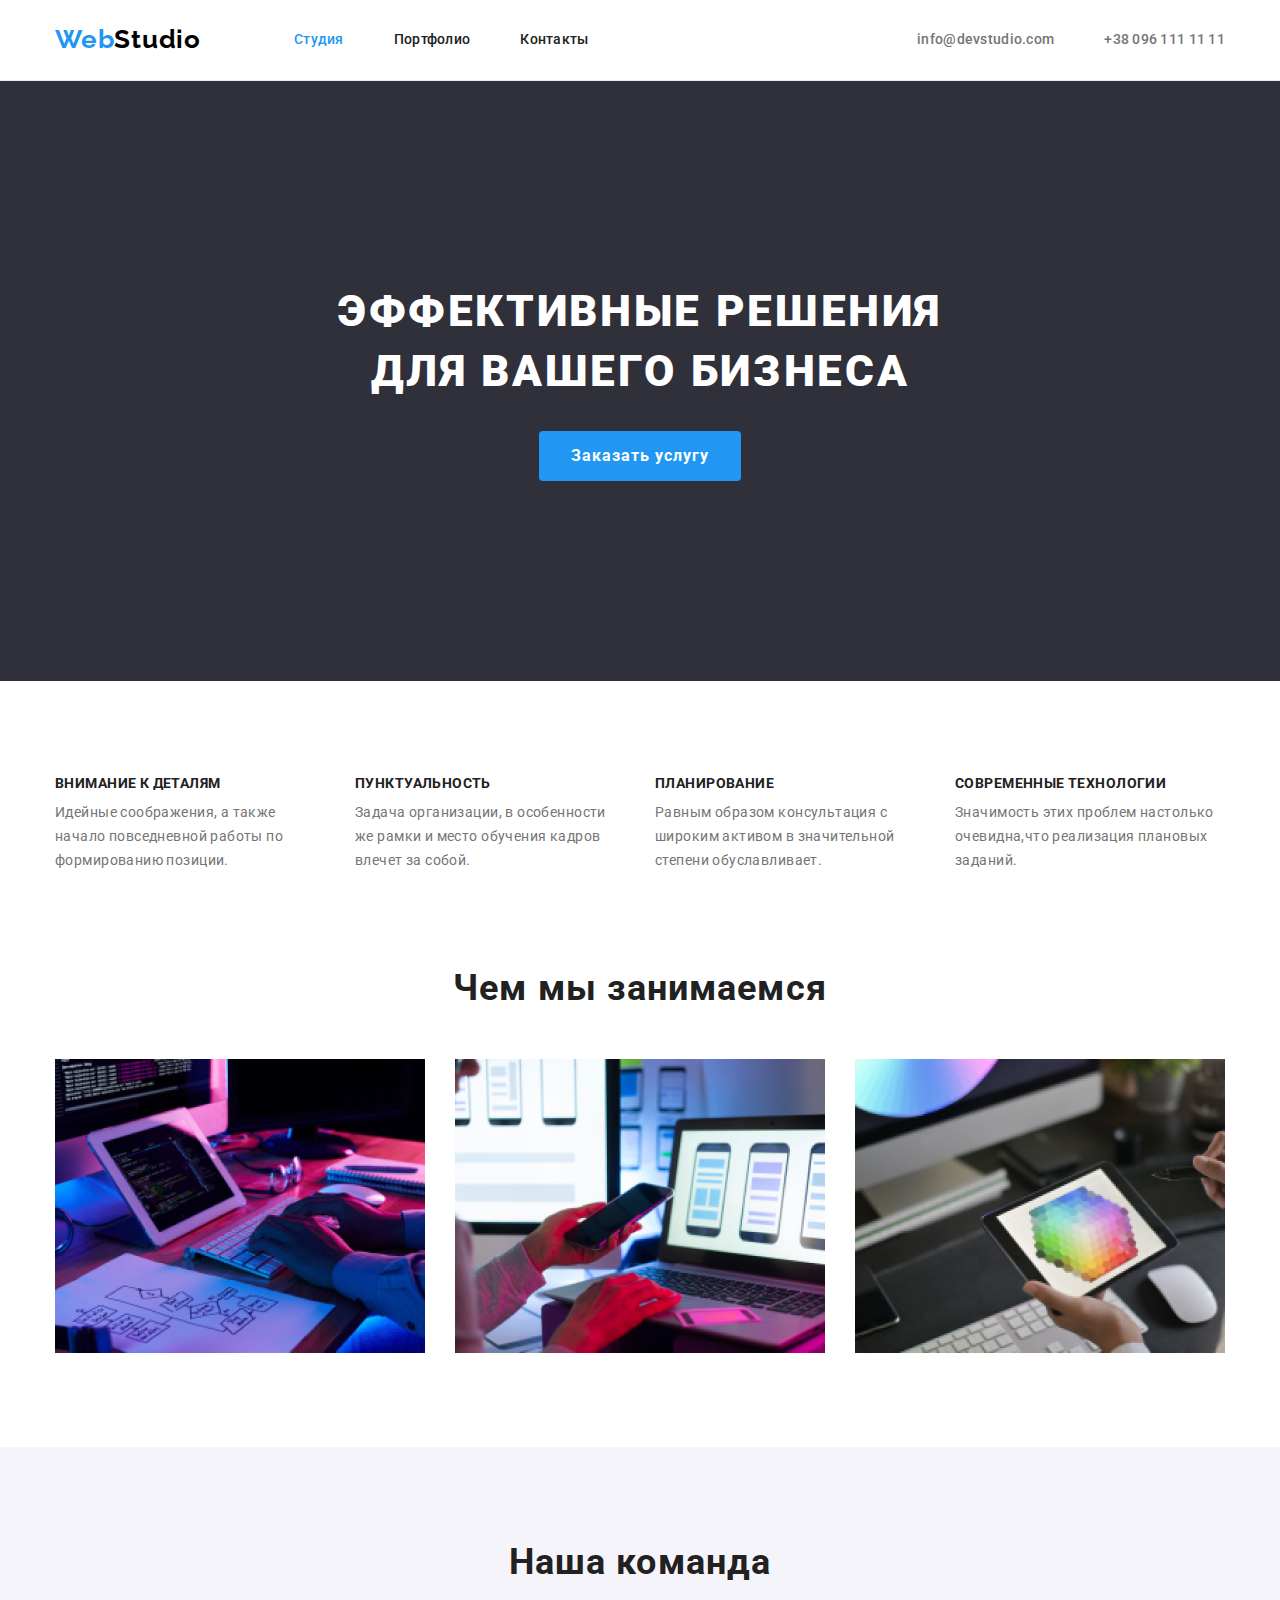
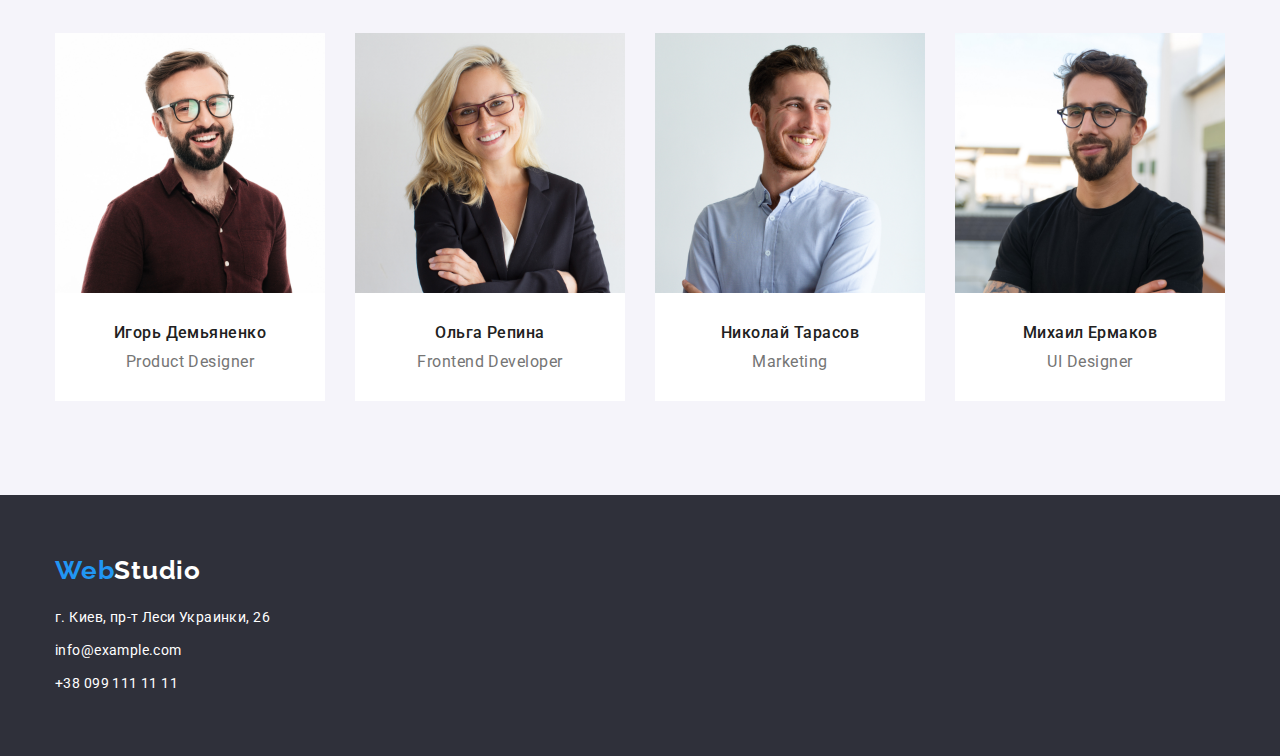
<file: index.html>
<!DOCTYPE html>
<html lang="ru">

<head>
    <meta charset="UTF-8">
    <meta name="viewport" content="width=device-width, initial-scale=1.0">
    <link rel="stylesheet" href="https://cdnjs.cloudflare.com/ajax/libs/modern-normalize/1.0.0/modern-normalize.css">
    <link rel="stylesheet"
        href="https://fonts.googleapis.com/css2?family=Raleway:wght@700&family=Roboto:wght@400;500;700;900&display=swap">
    <link rel="stylesheet" href="./css/styles.css">
    <title>WebStudio</title>
</head>

<body>
    <header class="header">
        <div class="container header-container">
            <nav class="header-nav">
                <a class="header-logo link" href="./index.html">Web<span class="logo-black">Studio</span></a>
                <ul class="header-list list">
                    <li class="header-list-item">
                        <a class="header-list-link link current" href="">Студия</a>
                    </li>
                    <li class="header-list-item">
                        <a class="header-list-link link" href="./portfolio.html">Портфолио</a>
                    </li>
                    <li class="header-list-item">
                        <a class="header-list-link link" href="">Контакты</a>
                    </li>
                </ul>
            </nav>
            <address class="address">
                <ul class="header-contacts-list list">
                    <li class="header-contacts-mail">
                        <a class="header-contacts-link link" href="mailto:info@devstudio.com">info@devstudio.com</a>
                    </li>
                    <li class="header-contacts-phone">
                        <a class="header-contacts-link link" href="tel:+380961111111">+38 096 111 11 11</a>
                    </li>
                </ul>
            </address>
        </div>
    </header>
    <main>
        <section class="hero">
            <div class="container">
                <div class="center-box">
                    <h1 class="hero-title">Эффективные решения для вашего бизнеса</h1>
                    <button class="hero-button" type="button">Заказать услугу</button>
                </div>
            </div>
        </section>
        <section class="our-features">
            <div class="container">
                <h2 hidden class="title">Наши особенности</h2>
                <ul class="our-features-list list">
                    <li class="our-features-item">
                        <h3 class="our-features-subtitle">Внимание к деталям</h3>
                        <p class="our-features-text">Идейные соображения, а также начало повседневной работы по формированию позиции.</p>
                    </li>
                    <li class="our-features-item">
                        <h3 class="our-features-subtitle">Пунктуальность</h3>
                        <p class="our-features-text">Задача организации, в особенности же рамки и место обучения кадров влечет за собой.</p>
                    </li>
                    <li class="our-features-item">
                        <h3 class="our-features-subtitle">Планирование</h3>
                        <p class="our-features-text">Равным образом консультация с широким активом в значительной степени обуславливает.</p>
                    </li>
                    <li class="our-features-item">
                        <h3 class="our-features-subtitle">Современные технологии</h3>
                        <p class="our-features-text">Значимость этих проблем настолько очевидна,что реализация плановых заданий.</p>
                    </li>
                </ul>
            </div>
        </section>
        <section class="work">
            <div class="container">
                <h2 class="title">Чем мы занимаемся</h2>
                <ul class="work-list list">
                    <li class="work-list-item">
                        <img class="work-list-img" src="./image/box1.png" alt="Написание кода на десктопе"
                            width="370" height="294">
                    </li>
                    <li class="work-list-item">
                        <img class="work-list-img" src="./image/box2.png"
                            alt="Структура приложения для мобильного устройства" width="370" height="294">
                    </li>
                    <li class="work-list-item">
                        <img class="work-list-img" src="./image/box3.png" alt="Палитра цветов на планшете"
                            width="370" height="294">
                    </li>
                </ul>
            </div>
        </section>
        <section class="team">
            <div class="container">
                <h2 class="title">Наша команда</h2>
                <ul class="team-list list">
                    <li class="team-list-item">
                        <img class="team-img" src="./image/team-card1.jpg" alt="Фото Игоря Демьяненко"
                            width="270" height="260">
                        <h3 class="team-name">Игорь Демьяненко</h3>
                        <p class="team-position" lang="en">Product Designer</p>
                    </li>
                    <li class="team-list-item">
                        <img class="team-img" src="./image/team-card2.jpg" alt="Фото Ольги Репиной"
                            width="270" height="260">
                        <h3 class="team-name">Ольга Репина</h3>
                        <p class="team-position" lang="en">Frontend Developer</p>
                    </li>
                    <li class="team-list-item">
                        <img class="team-img" src="./image/team-card3.jpg" alt="Фото Николая Тарасова"
                            width="270" height="260">
                        <h3 class="team-name">Николай Тарасов</h3>
                        <p class="team-position" lang="en">Marketing</p>
                    </li>
                    <li class="team-list-item">
                        <img class="team-img" src="./image/team-card4.jpg" alt="Фото Михаила Ермакова"
                            width="270" height="260">
                        <h3 class="team-name">Михаил Ермаков</h3>
                        <p class="team-position" lang="en">UI Designer</p>
                    </li>
                </ul>
            </div>
        </section>
    </main>
    <footer class="footer">
        <div class="container">
            <a class="footer-logo link" href="./index.html">Web<span class="logo-white">Studio</span></a>
            <address class="address">
                <ul class="footer-contacts-list list">
                    <li class="footer-contacts-item">
                        <p class="footer-contacts-text">г. Киев, пр-т Леси Украинки, 26</p>
                    </li>
                    <li class="footer-contacts-item">
                        <a class="footer-contacts-mail link" href="mailto:info@example.com">info@example.com</a>
                    </li>
                    <li class="footer-contacts-item">
                        <a class="footer-contacts-phone link" href="tel:+380991111111">+38 099 111 11 11</a>
                    </li>
                </ul>
            </address>
        </div>
    </footer>
</body>
</html>
</file>
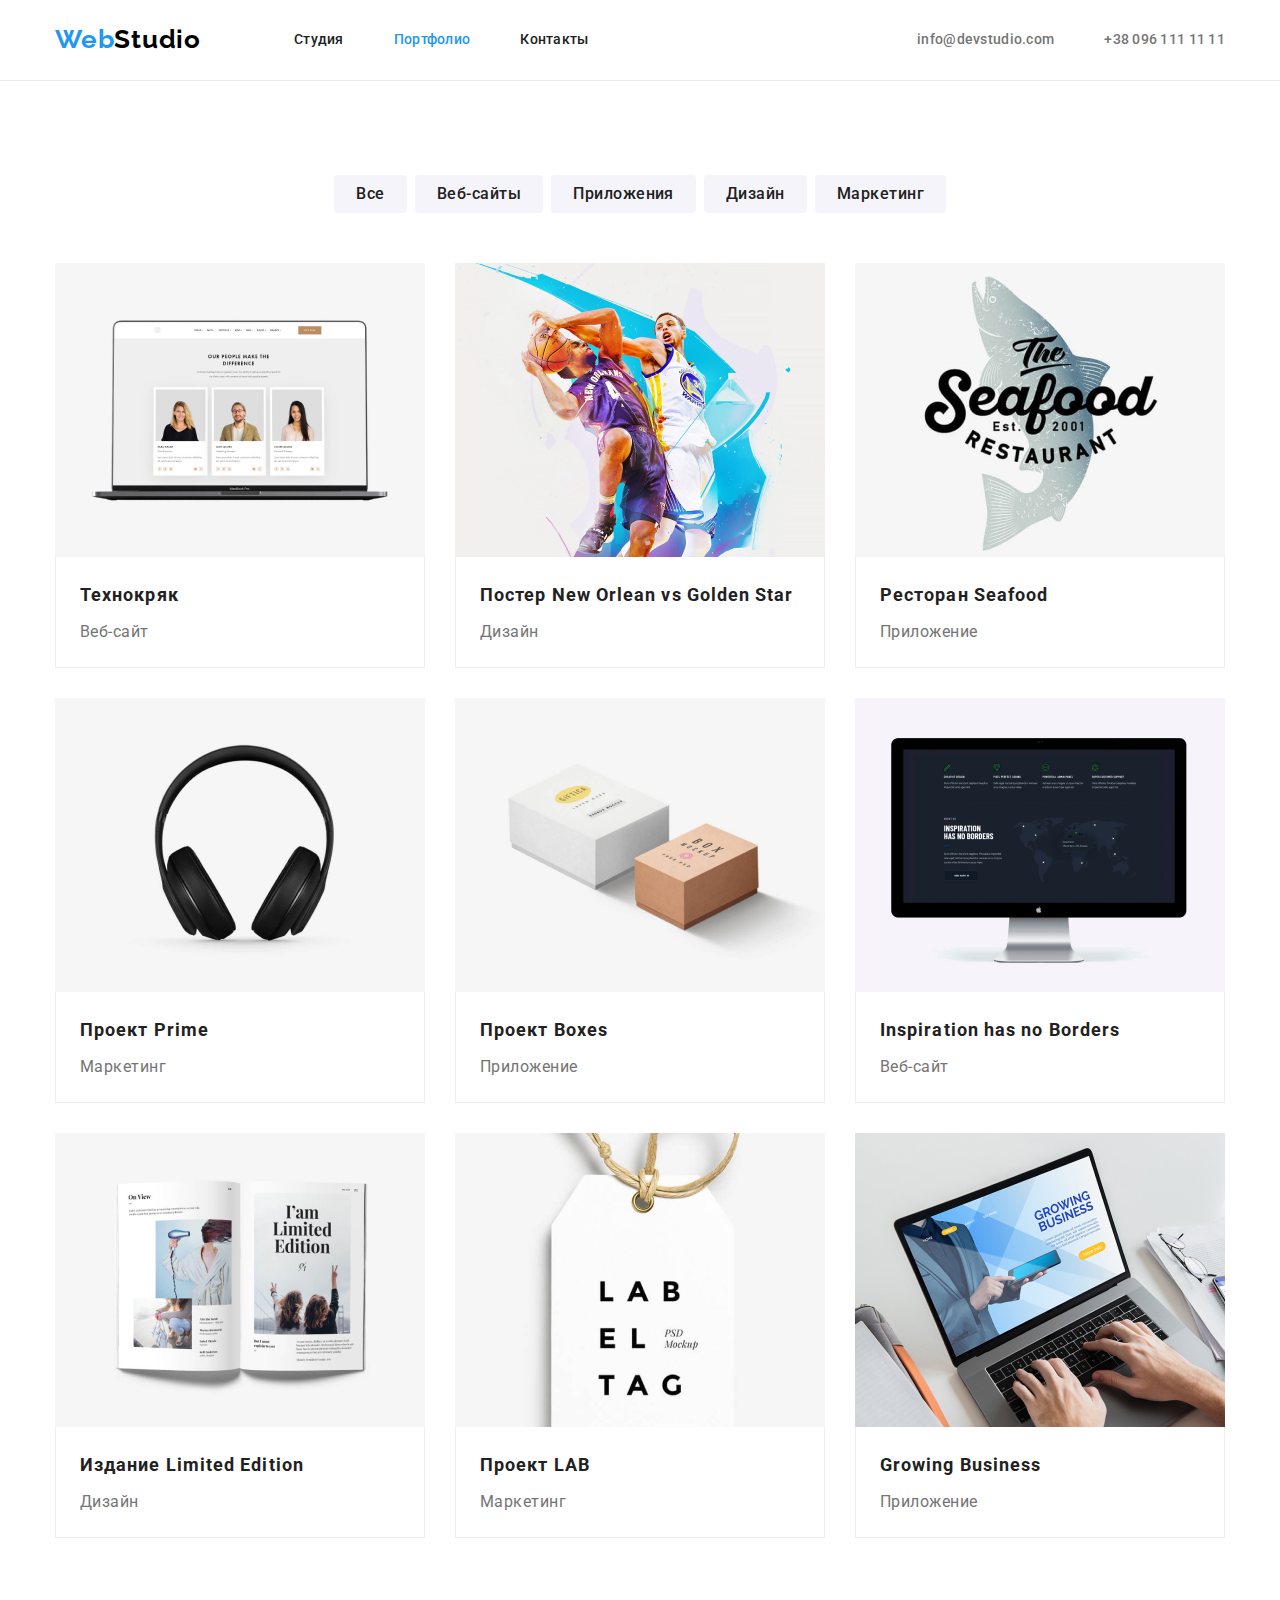
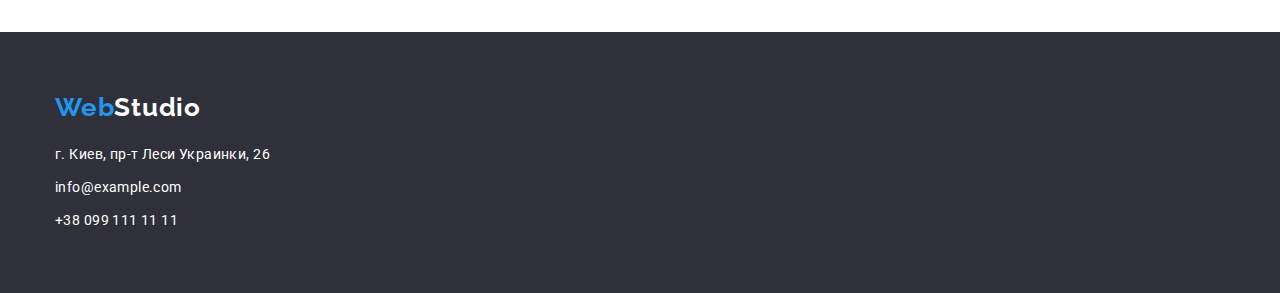
<file: portfolio.html>
<!DOCTYPE html>
<html lang="ru">

<head>
    <meta charset="UTF-8">
    <meta name="viewport" content="width=device-width, initial-scale=1.0">
    <title>Портфолио</title>
    <link rel="stylesheet"
        href="https://cdnjs.cloudflare.com/ajax/libs/modern-normalize/1.0.0/modern-normalize.css">
    <link rel="stylesheet"
        href="https://fonts.googleapis.com/css2?family=Raleway:wght@700&family=Roboto:wght@400;500;700;900&display=swap">
    <link rel="stylesheet" href="./css/styles.css">
</head>
<body>
    <header class="header">
        <div class="container header-container">
            <nav class="header-nav">
                <a class="header-logo link" href="./index.html">Web<span class="logo-black">Studio</span></a>
                <ul class="header-list list">
                    <li class="header-list-item">
                        <a class="header-list-link link " href="./index.html">Студия</a>
                    </li>
                    <li class="header-list-item">
                        <a class="header-list-link current link" href="./portfolio.html">Портфолио</a>
                    </li>
                    <li class="header-list-item">
                        <a class="header-list-link link" href="">Контакты</a>
                    </li>
                </ul>
            </nav>
            <address class="address">
                <ul class="header-contacts-list list">
                    <li class="header-contacts-mail">
                        <a class="header-contacts-link link" href="mailto:info@devstudio.com">info@devstudio.com</a>
                    </li>
                    <li class="header-contacts-phone">
                        <a class="header-contacts-link link" href="tel:+380961111111">+38 096 111 11 11</a>
                    </li>
                </ul>
            </address>
        </div>
    </header>
    <main>
        <section class="our-project">
            <div class="container">
                <h1 hidden>Список наших работ</h1>
                <div class="filter">
                    <ul class="filter-list list">
                        <li class="filter-list-item">
                            <button class="filter-list-button" type="button">Все</button>
                        </li>
                        <li class="filter-list-item">
                            <button class="filter-list-button" type="button">Веб-сайты</button>
                        </li>
                        <li class="filter-list-item">
                            <button class="filter-list-button" type="button">Приложения</button>
                        </li>
                        <li class="filter-list-item">
                            <button class="filter-list-button" type="button">Дизайн</button>
                        </li>
                        <li class="filter-list-item">
                            <button class="filter-list-button" type="button">Маркетинг</button>
                        </li>
                    </ul>
                </div>
                    <div class="portfolio">
                    <ul class="portfolio-list list">
                        <li class="portfolio-list-item">
                            <a class="portfolio-list-link link" href="">
                                <img class="portfolio-img" src="./image/portfolio1.jpg" alt="Hоутбук"
                                    width="370" height="294">
                                <div class="portfolio-card-box">
                                    <h2 class="portfolio-title">Технокряк</h2>
                                    <p class="portfolio-text">Веб-сайт</p>
                                </div>
                            </a>
                        </li>
                        <li class="portfolio-list-item">
                            <a class="portfolio-list-link link" href="">
                                <img class="portfolio-img" src="./image/portfolio2.jpg"
                                    alt="Двое играют в баскетбол" width="370" height="294">
                                <div class="portfolio-card-box">
                                    <h2 class="portfolio-title">Постер <span class="portfolio-span" lang="en">New Orlean vs Golden
                                            Star</span>
                                    </h2>
                                    <p class="portfolio-text">Дизайн</p>
                                </div>
                            </a>
                        </li>
                        <li class="portfolio-list-item">
                            <a class="portfolio-list-link link" href="">
                                <img class="portfolio-img" src="./image/portfolio3.jpg"
                                    alt="Логотип" width="370" height="294">
                                <div class="portfolio-card-box">
                                    <h2 class="portfolio-title">Ресторан <span class="portfolio-span" lang="en">Seafood</span></h2>
                                    <p class="portfolio-text">Приложение</p>
                                </div>
                            </a>
                        </li>
                        <li class="portfolio-list-item">
                            <a class="portfolio-list-link link" href="">
                                <img class="portfolio-img" src="./image/portfolio4.jpg"
                                    alt="Наушники" width="370" height="294">
                                <div class="portfolio-card-box">
                                    <h2 class="portfolio-title">Проект <span class="portfolio-span" lang="en">Prime</span></h2>
                                    <p class="portfolio-text">Маркетинг</p>
                                </div>
                            </a>
                        </li>
                        <li class="portfolio-list-item">
                            <a class="portfolio-list-link link" href="">
                                <img class="portfolio-img" src="./image/portfolio5.jpg"
                                    alt="Две картонные коробки" width="370" height="294">
                                <div class="portfolio-card-box">
                                    <h2 class="portfolio-title">Проект <span class="portfolio-span" lang="en">Boxes</span></h2>
                                    <p class="portfolio-text">Приложение</p>
                                </div>
                            </a>
                        </li>
                        <li class="portfolio-list-item">
                            <a class="portfolio-list-link link" href="">
                                <img class="portfolio-img" src="./image/portfolio6.jpg"
                                    alt="Изображение сайта на экране" width="370" height="294">
                                <div class="portfolio-card-box">
                                    <h2 class="portfolio-title" lang="en">Inspiration has no Borders</h2>
                                    <p class="portfolio-text">Веб-сайт</p>
                                </div>
                            </a>
                        </li>
                        <li class="portfolio-list-item">
                            <a class="portfolio-list-link link" href="">
                                <img class="portfolio-img" src="./image/portfolio7.jpg"
                                    alt="Открытый журнал" width="370" height="294">
                                <div class="portfolio-card-box">
                                    <h2 class="portfolio-title">Издание <span class="portfolio-span" lang="en">Limited Edition</span></h2>
                                    <p class="portfolio-text">Дизайн</p>
                                </div>
                            </a>
                        </li>
                        <li class="portfolio-list-item">
                            <a class="portfolio-list-link link" href="">
                                <img class="portfolio-img" src="./image/portfolio8.jpg" alt="Лейба"
                                    width="370" height="294">
                                <div class="portfolio-card-box">
                                    <h2 class="portfolio-title">Проект <span class="portfolio-span" lang="en">LAB</span></h2>
                                    <p class="portfolio-text">Маркетинг</p>
                                </div>
                            </a>
                        </li>
                        <li class="portfolio-list-item">
                            <a class="portfolio-list-link link" href="">
                                <img class="portfolio-img" src="./image/portfolio9.jpg"
                                    alt="ноутбук" width="370" height="294">
                                <div class="portfolio-card-box">
                                    <h2 class="portfolio-title" lang="en">Growing Business</h2>
                                    <p class="portfolio-text">Приложение</p>
                                </div>
                            </a>
                        </li>
                    </ul>
                </div>
            </div>
        </section>
    </main>
    <footer class="footer">
        <div class="container">
            <a class="footer-logo link" href="./index.html">Web<span class="logo-white">Studio</span></a>
            <address class="address">
                <ul class="footer-contacts-list list">
                    <li class="footer-contacts-item">
                        <p class="footer-contacts-text">г. Киев, пр-т Леси Украинки, 26</p>
                    </li>
                    <li class="footer-contacts-item">
                        <a class="footer-contacts-mail link" href="mailto:info@example.com">info@example.com</a>
                    </li>
                    <li class="footer-contacts-item">
                        <a class="footer-contacts-phone link" href="tel:+380991111111">+38 099 111 11 11</a>
                    </li>
                </ul>
            </address>
        </div>
    </footer>
</body>
</html>
</file>
<file: css/styles.css>
:root {
    --main-font: 'Roboto', sans-serif;
    --secondary-font: 'Raleway', sans-serif;
    --title-color: #212121;
    --text-color: #757575;
    --accent-color: #2196f3;
  }
  *,
  *::before,
  *::after {
    margin: 0;
    padding: 0;
  }
  body {
    font-family: var(--main-font);
    font-style: normal;
  }
  .container {
    width: 1200px;
    padding: 0 15px;
    margin: 0 auto;
  }
  img {
    display: block;
  }
  .link {
    text-decoration: none;
  }
  .list {
    list-style: none;
  }
  .address {
    font-style: normal;
  }
  .title {
    margin-bottom: 50px;
  }
  
  /*----header-------*/
  .header {
    padding-top: 24px;
    padding-bottom: 25px;
    border-bottom: 1px solid #ececec;
  }
  .header-container {
    display: flex;
    justify-content: space-between;
    align-items: center;
  }
  .header-nav {
    display: flex;
    /* justify-content: space-between; */
    align-items: center;
  }
  .header-logo {
    font-family: var(--secondary-font);
    font-weight: 700;
    font-size: 26px;
    line-height: 1.192;
    letter-spacing: 0.03em;
    margin-right: 93px;
  
    color: #2196f3;
  }
  .logo-black {
    color: #000000;
  }
  .logo-white {
    color: #ffffff;
  }
  .header-list {
    display: flex;
  }
  .header-list-item .current {
    color: var(--accent-color);
  }
  .header-list-item:not(:nth-child(3)) {
    margin-right: 50px;
  }
  .header-list-link {
    font-weight: 500;
    font-size: 14px;
    line-height: 1.143;
    letter-spacing: 0.02em;
  
    color: var(--title-color);
  }
  .header-list-link:hover,
  .header-list-link:focus {
    color: var(--accent-color);
  }
  .header-contacts-list {
    display: flex;
  }
  .header-contacts-link {
    font-weight: 500;
    font-size: 14px;
    line-height: 1.143;
    letter-spacing: 0.02em;
  
    color: var(--text-color);
  }
  .header-contacts-mail {
    margin-right: 50px;
  }
  .header-contacts-link:hover,
  .header-contacts-link:focus {
    color: var(--accent-color);
  }
  /*---------hero------------*/
  .hero {
    background: #2f303a;
    padding-top: 200px;
    padding-bottom: 200px;
    text-align: center;
  }
  .center-box {
    width: 696px;
    margin: 0 auto;
  }
  .hero-title {
    font-weight: 900;
    font-size: 44px;
    line-height: 1.364;
    text-align: center;
    letter-spacing: 0.06em;
    text-transform: uppercase;
    margin-bottom: 30px;
  
    color: #ffffff;
  }
  .hero-button {
    padding: 10px 32px;
    min-width: 200px;
    min-height: 50px;
    font-family: var(--main-font);
    font-weight: 700;
    font-size: 16px;
    line-height: 1.875;
    letter-spacing: 0.06em;
    cursor: pointer;
  
    color: #ffffff;
    background: var(--accent-color);
    border: none;
    border-radius: 4px;
  }
  /*-----------our features--------*/
  .our-features {
    padding: 94px 0 47px;
  }
  .title {
    font-weight: 700;
    font-size: 36px;
    line-height: 1.167;
    text-align: center;
    letter-spacing: 0.03em;
  
    color: var(--title-color);
  }
  .our-features-list {
    display: flex;
    justify-content: space-between;
  }
  .our-features-item {
    width: 270px;
  }
  .our-features-item:not(:nth-child(4)) {
    margin-right: 30px;
  }
  .our-features-subtitle {
    margin-bottom: 10px;
    font-weight: 700;
    font-size: 14px;
    line-height: 1.143;
    letter-spacing: 0.03em;
    text-transform: uppercase;
  
    color: var(--title-color);
  }
  .our-features-text {
    font-weight: 400;
    font-size: 14px;
    line-height: 1.714;
    letter-spacing: 0.03em;
  
    color: var(--text-color);
  }
  /*------------our work------------ */
  .work {
    padding: 47px 0 94px;
  }
  .work-list {
    display: flex;
    justify-content: space-between;
  }
  .work-list-item:not(:nth-child(3)) {
    margin-right: 30px;
  }
  /*------------our team------------ */
  .team {
    padding: 94px 0;
  
    background: #f5f4fa;
  }
  .team-list {
    display: flex;
    justify-content: space-between;
  }
  .team-img {
    margin-bottom: 30px;
  }
  .team-list-item {
    padding-bottom: 30px;
    width: 270px;
    background: #ffffff;
  }
  .team-list-item:not(:last-child(4)) {
    margin-right: 30px;
  }
  .team-name {
    font-weight: 500;
    font-size: 16px;
    line-height: 1.188;
    text-align: center;
    letter-spacing: 0.03em;
    /* margin-left: 10px;
      margin-right: 10px; */
    margin-bottom: 10px;
  
    color: var(--title-color);
  }
  .team-position {
    font-weight: 400;
    font-size: 16px;
    line-height: 1.188;
    text-align: center;
    letter-spacing: 0.03em;
  
    color: var(--text-color);
  }
  /*----------footer------------- */
  .footer {
    padding: 60px 0;
    background: #2f303a;
  }
  .footer-logo {
    display: inline-block;
    font-family: var(--secondary-font);
    font-weight: 700;
    font-size: 26px;
    line-height: 1.192;
    letter-spacing: 0.03em;
    margin-bottom: 20px;
  
    color: #2196f3;
  }
  .footer-contacts-text {
    font-weight: 400;
    font-size: 14px;
    line-height: 1.714;
    letter-spacing: 0.03em;
  
    color: #ffffff;
  }
  .footer-contacts-item:not(:nth-child(3)) {
    margin-bottom: 9px;
  }
  .footer-contacts-mail,
  .footer-contacts-phone {
    font-weight: 400;
    font-size: 14px;
    line-height: 1.714;
    letter-spacing: 0.03em;
    color: #ffffff;
  }
  .footer-contacts-mail:hover,
  .footer-contacts-phone:hover,
  .footer-contacts-mail:focus,
  .footer-contacts-phone:focus {
    color: var(--accent-color);
  }
  /*-------------portfolio-------------*/
  .our-project {
    padding: 94px 0;
  }
  .filter-list {
    display: flex;
    justify-content: center;
    margin-bottom: 50px;
  }
  .filter-list-item:not(:nth-child(5)) {
    margin-right: 8px;
  }
  .filter-list-button {
    padding: 6px 22px;
    min-width: 73px;
    font-family: var(--main-font);
    font-weight: 500;
    font-size: 16px;
    line-height: 1.625;
    text-align: center;
    letter-spacing: 0.03em;
  
    background: #f5f4fa;
    border: none;
    border-radius: 4px;
  
    color: var(--title-color);
  }
  .filter-list-button:hover,
  .filter-list-button:focus {
    color: #ffffff;
    background: #2196f3;
  }  
  .portfolio-list {
    display: flex;
    flex-wrap: wrap;
    margin: -15px;
  }
  .portfolio-list-item {
    box-sizing: border-box;
    justify-content: center;
    width: 370px;
    margin: 15px;
    background: #ffffff;
  }
  .portfolio-card-box {
    width: 370px;
    padding: 20px 24px;
    border-right: 1px solid #eeeeee;
    border-bottom: 1px solid #eeeeee;
    border-left: 1px solid #eeeeee;
  }
  .portfolio-title {
    margin-bottom: 4px;
    font-weight: 700;
    font-size: 18px;
    line-height: 2;
    letter-spacing: 0.06em;
  
    color: var(--title-color);
  }
  .portfolio-text {
    font-weight: 400;
    font-size: 16px;
    line-height: 1.876;
    letter-spacing: 0.03em;
  
    color: var(--text-color);
  }
</file>
